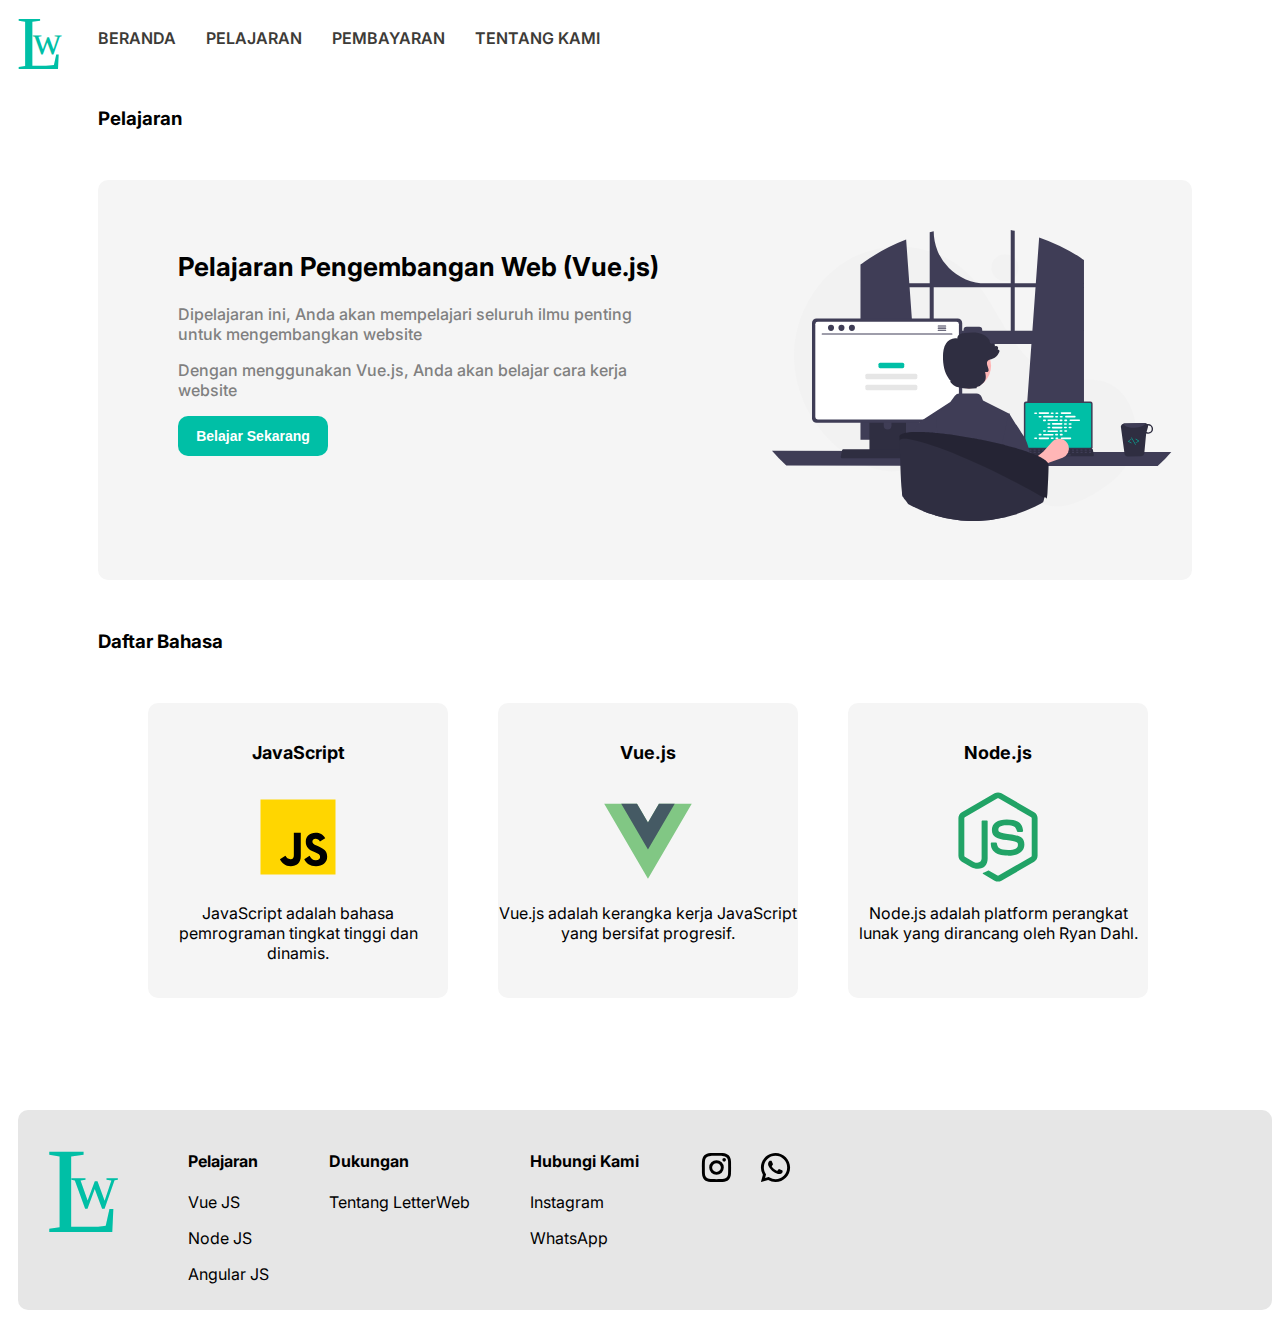
<file: index-pelajaran.html>
<!DOCTYPE html>
<html lang="en">

<head>
    <meta charset="UTF-8">
    <meta http-equiv="X-UA-Compatible" content="IE=edge">
    <meta name="viewport" content="width=device-width, initial-scale=1.0">
    <title>Pelajaran | LetterWeb</title>
    <link rel="stylesheet" href="style-pelajaran.css">
    <link rel="preconnect" href="https://fonts.googleapis.com">
    <link rel="preconnect" href="https://fonts.gstatic.com" crossorigin>
    <link href="https://fonts.googleapis.com/css2?family=Inter:wght@100;200;300;400;500;600;700;800;900&display=swap"
        rel="stylesheet">
    <link rel="shorcut icon" href="image/logo.svg">
</head>

<body>
    <div class="header">
        <div class="logo"><a href="index.html"><img src="image/logo.svg" alt=""></a></div>
        <div class="navbar"><a href="index.html">BERANDA</a></div>
        <div class="navbar"><a href="index-pelajaran.html">PELAJARAN</a></div>
        <div class="navbar"><a href="index-pembayaran.html">PEMBAYARAN</a></div>
        <div class="navbar"><a href="index-tentangkami.html">TENTANG KAMI</a></div>
        <!-- <div class="navbar-daftar"><a href=""><button>DAFTAR</button></a></div>
        <div class="navbar-masuk"><a href="">MASUK</a></div> -->
    </div>
    <div class="main">
        <div class="judul1">
            <h3>Pelajaran</h3>
        </div>
        <div class="bagian1">
            <div class="bagian1-hero">
                <img src="image/undraw_programming_re_kg9v.svg" alt="">
            </div>
            <div class="bagian1-text">
                <h2>Pelajaran Pengembangan Web (Vue.js)</h2>
                <p>Dipelajaran ini, Anda akan mempelajari seluruh ilmu penting untuk mengembangkan website</p>
                <p>Dengan menggunakan Vue.js, Anda akan belajar cara kerja website</p>
                <p><a href="index-pembayaran.html"><button>Belajar Sekarang</button></a></p>
            </div>
        </div>
        <div class="bagian2">
            <div class="judul2">
                <h3>Daftar Bahasa</h3>
            </div>
            <div class="bagian2-daftar">
                <div class="daftar1">
                    <h4>JavaScript</h4>
                    <img src="image/icons8-javascript.svg" alt="">
                    <p>JavaScript adalah bahasa pemrograman tingkat tinggi dan dinamis.</p>
                </div>
                <div class="daftar2">
                    <h4>Vue.js</h4>
                    <img src="image/icons8-vue-js.svg" alt="">
                    <p>Vue.js adalah kerangka kerja JavaScript yang bersifat progresif.</p>
                </div>
                <div class="daftar3">
                    <h4>Node.js</h4>
                    <img src="image/icons8-node-js.svg" alt="">
                    <p>Node.js adalah platform perangkat lunak yang dirancang oleh Ryan Dahl.</p>
                </div>
            </div>
        </div>
    </div>
    <div class="footer">
        <div class="footer-logo">
            <a href="index.html"><img src="image/logo.svg" alt=""></a>
        </div>
        <div class="footer-pelajaran">
            <h4>Pelajaran</h4>
            <a href="index-pelajaran.html">
                <p>Vue JS</p>
            </a>
            <a href="index-pelajaran.html">
                <p>Node JS</p>
            </a>
            <a href="index-pelajaran.html">
                <p>Angular JS</p>
            </a>
        </div>
        <div class="footer-dukungan">
            <h4>Dukungan</h4>
            <a href="index-tentangkami.html">
                <p>Tentang LetterWeb</p>
            </a>
        </div>
        <div class="footer-sosmed">
            <h4>Hubungi Kami</h4>
            <a href="https://www.instagram.com/eriy_man/">
                <p>Instagram</p>
            </a>
            <a href="https://wa.me/message/5AT4G434BVXYN1">
                <p>WhatsApp</p>
            </a>
        </div>
        <div class="footer-logososmed">
            <a href="https://www.instagram.com/eriy_man/"><img src="image/instagram-line.svg" alt=""></a>
            <a href="https://wa.me/message/5AT4G434BVXYN1"><img src="image/whatsapp-line.svg" alt=""></a>
        </div>
    </div>
</body>

</html>
</file>
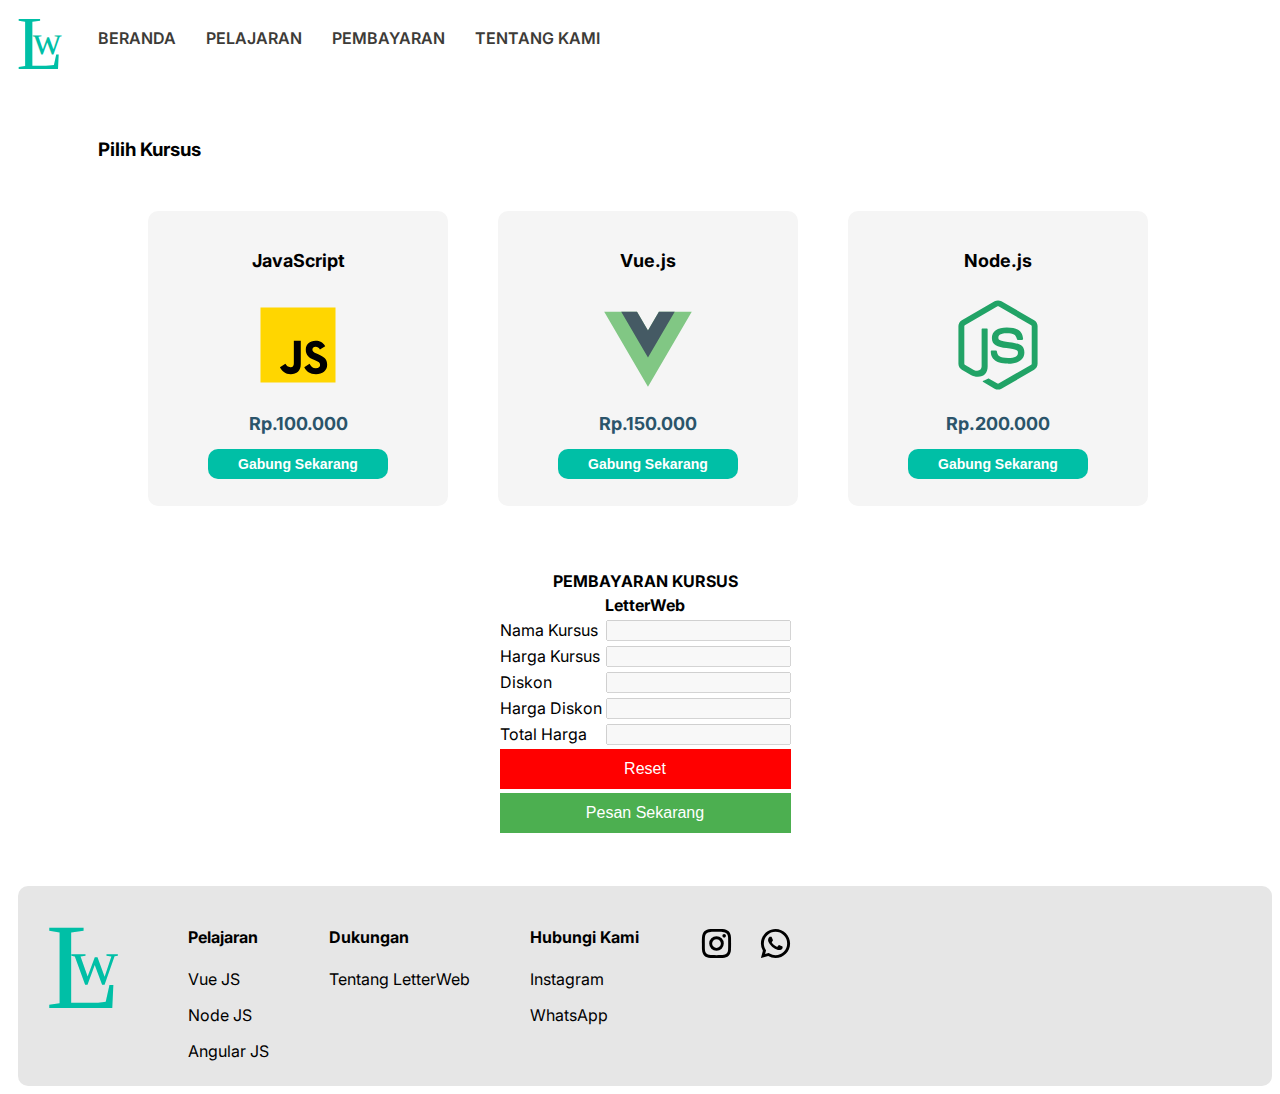
<file: index-pembayaran.html>
<!DOCTYPE html>
<html lang="en">
  <head>
    <meta charset="UTF-8" />
    <meta http-equiv="X-UA-Compatible" content="IE=edge" />
    <meta name="viewport" content="width=device-width, initial-scale=1.0" />
    <title>Pembayaran | LetterWeb</title>
    <link rel="stylesheet" href="style-pembayaran.css" />
    <link rel="preconnect" href="https://fonts.googleapis.com" />
    <link rel="preconnect" href="https://fonts.gstatic.com" crossorigin />
    <link href="https://fonts.googleapis.com/css2?family=Inter:wght@100;200;300;400;500;600;700;800;900&display=swap" rel="stylesheet" />
    <link rel="shorcut icon" href="image/logo.svg" />
    <script src="script-pembayaran.js"></script>
  </head>

  <body>
    <div class="header">
      <div class="logo">
        <a href="index.html"><img src="image/logo.svg" alt="" /></a>
      </div>
      <div class="navbar"><a href="index.html">BERANDA</a></div>
      <div class="navbar"><a href="index-pelajaran.html">PELAJARAN</a></div>
      <div class="navbar"><a href="index-pembayaran.html">PEMBAYARAN</a></div>
      <div class="navbar"><a href="index-tentangkami.html">TENTANG KAMI</a></div>
      <!-- <div class="navbar-daftar"><a href=""><button>DAFTAR</button></a></div>
        <div class="navbar-masuk"><a href="">MASUK</a></div> -->
    </div>
    <div class="main">
      <div class="bagian1">
        <div class="judul1">
          <h3>Pilih Kursus</h3>
        </div>
        <div class="bagian1-daftar">
          <div class="daftar1">
            <h4 id="ipt_namaBarang">JavaScript</h4>
            <img src="image/icons8-javascript.svg" alt="" />
            <p id="ipt_hargaBarang">Rp.100.000</p>
            <p><button onclick="hitungjavascript()">Gabung Sekarang</button></p>
          </div>
          <div class="daftar2">
            <h4>Vue.js</h4>
            <img src="image/icons8-vue-js.svg" alt="" />
            <p>Rp.150.000</p>
            <p><button onclick="hitungvuejs()">Gabung Sekarang</button></p>
          </div>
          <div class="daftar3">
            <h4>Node.js</h4>
            <img src="image/icons8-node-js.svg" alt="" />
            <p>Rp.200.000</p>
            <p><button onclick="hitungnodejs()">Gabung Sekarang</button></p>
          </div>
        </div>
      </div>
      <div class="form">
        <table>
          <thead></thead>
          <tfoot>
            <tr>
              <th colspan="2">PEMBAYARAN KURSUS</th>
            </tr>
            <tr>
              <th colspan="2">LetterWeb</th>
            </tr>
            <tr>
              <td>Nama Kursus</td>
              <td><input type="text" name="" id="opt_namaBarang" disabled /></td>
            </tr>
            <tr>
              <td>Harga Kursus</td>
              <td><input type="text" name="" id="opt_hargaBarang" disabled /></td>
            </tr>
            <tr>
              <td>Diskon</td>
              <td><input type="text" name="" id="opt_diskon" disabled /></td>
            </tr>
            <tr>
              <td>Harga Diskon</td>
              <td><input type="text" name="" id="opt_hargaDiskon" disabled /></td>
            </tr>
            <tr>
              <td>Total Harga</td>
              <td><input type="text" name="" id="opt_totalHarga" disabled /></td>
            </tr>
            <tr>
              <td colspan="2" class="reset"><button onclick="reset()">Reset</button></td>
            </tr>
            <tr>
              <td colspan="2" class="pesan-sekarang">
                <a href="https://wa.me/message/5AT4G434BVXYN1"><button>Pesan Sekarang</button></a>
              </td>
            </tr>
          </tfoot>
        </table>
      </div>
    </div>
    <div class="footer">
      <div class="footer-logo">
        <a href="index.html"><img src="image/logo.svg" alt="" /></a>
      </div>
      <div class="footer-pelajaran">
        <h4>Pelajaran</h4>
        <a href="index-pelajaran.html">
          <p>Vue JS</p>
        </a>
        <a href="index-pelajaran.html">
          <p>Node JS</p>
        </a>
        <a href="index-pelajaran.html">
          <p>Angular JS</p>
        </a>
      </div>
      <div class="footer-dukungan">
        <h4>Dukungan</h4>
        <a href="index-tentangkami.html">
          <p>Tentang LetterWeb</p>
        </a>
      </div>
      <div class="footer-sosmed">
        <h4>Hubungi Kami</h4>
        <a href="https://www.instagram.com/eriy_man/">
          <p>Instagram</p>
        </a>
        <a href="https://wa.me/message/5AT4G434BVXYN1">
          <p>WhatsApp</p>
        </a>
      </div>
      <div class="footer-logososmed">
        <a href="https://www.instagram.com/eriy_man/"><img src="image/instagram-line.svg" alt="" /></a>
        <a href="https://wa.me/message/5AT4G434BVXYN1"><img src="image/whatsapp-line.svg" alt="" /></a>
      </div>
    </div>
  </body>
</html>
</file>
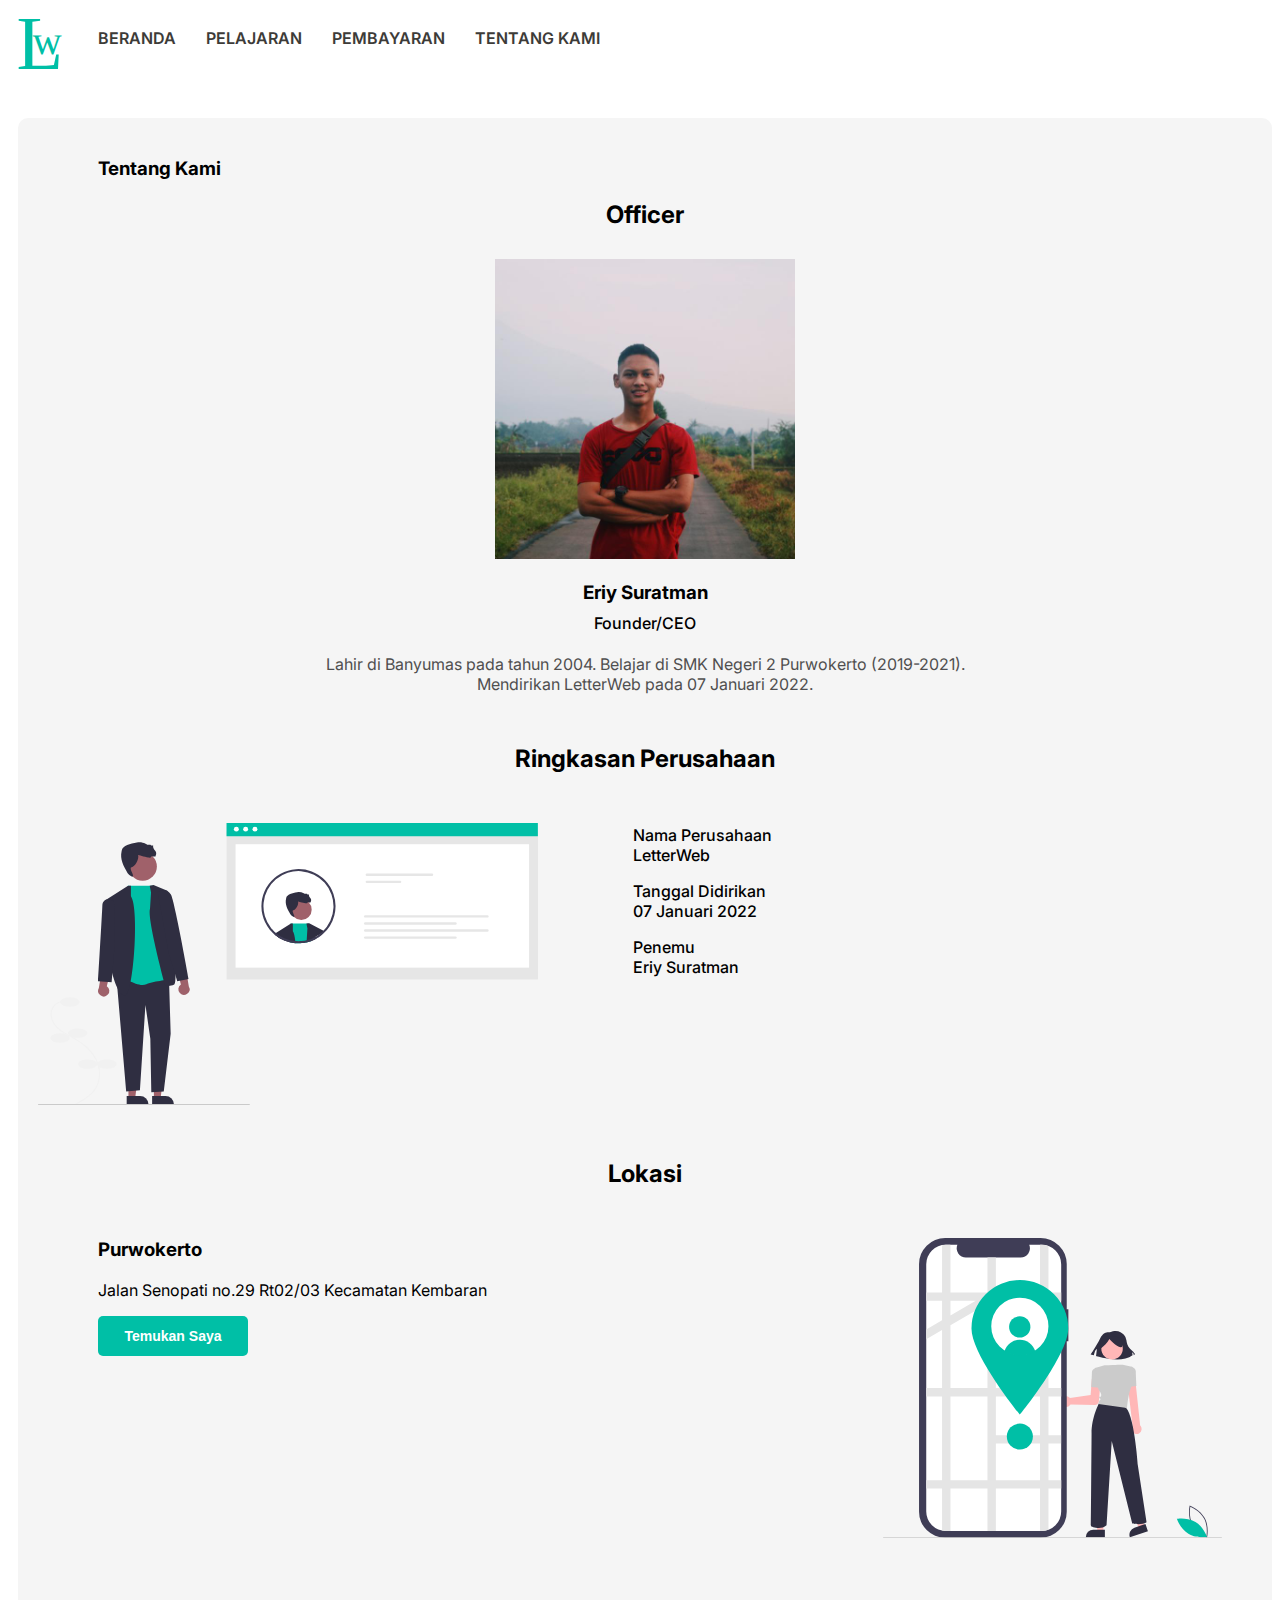
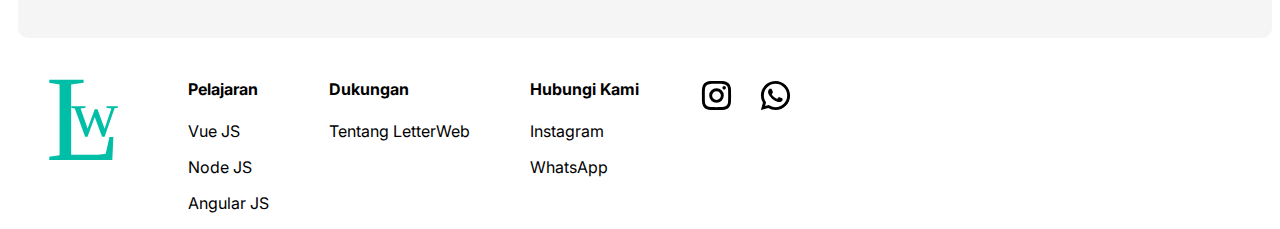
<file: index-tentangkami.html>
<!DOCTYPE html>
<html lang="en">

<head>
    <meta charset="UTF-8">
    <meta http-equiv="X-UA-Compatible" content="IE=edge">
    <meta name="viewport" content="width=device-width, initial-scale=1.0">
    <title>Tentang Kami | LetterWeb</title>
    <link rel="stylesheet" href="style-tentangkami.css">
    <link rel="preconnect" href="https://fonts.googleapis.com">
    <link rel="preconnect" href="https://fonts.gstatic.com" crossorigin>
    <link href="https://fonts.googleapis.com/css2?family=Inter:wght@100;200;300;400;500;600;700;800;900&display=swap"
        rel="stylesheet">
    <link rel="shorcut icon" href="image/logo.svg">
</head>

<body>
    <div class="header">
        <div class="logo"><a href="index.html"><img src="image/logo.svg" alt=""></a></div>
        <div class="navbar"><a href="index.html">BERANDA</a></div>
        <div class="navbar"><a href="index-pelajaran.html">PELAJARAN</a></div>
        <div class="navbar"><a href="index-pembayaran.html">PEMBAYARAN</a></div>
        <div class="navbar"><a href="">TENTANG KAMI</a></div>
        <!-- <div class="navbar-daftar"><a href=""><button>DAFTAR</button></a></div>
        <div class="navbar-masuk"><a href="">MASUK</a></div> -->
    </div>
    <div class="main">
        <div class="judul-tentangkami">
            <h3>Tentang Kami</h3>
        </div>
        <div class="profile">
            <div class="judul-profile">
                <h2>Officer</h2>
            </div>
            <div class="eriy-profile">
                <img src="image/Profile.jpg" alt="">
            </div>
            <div class="text-profile">
                <h3>Eriy Suratman</h3>
                <h4>Founder/CEO</h4>
                <p>Lahir di Banyumas pada tahun 2004. Belajar di SMK Negeri 2 Purwokerto (2019-2021). <br> Mendirikan LetterWeb pada 07 Januari 2022.</p>
            </div>
        </div>
        <div class="ringkasan-perusahaan">
            <div class="judul">
                <h2>Ringkasan Perusahaan</h2>
            </div>
            <div class="isi">
                <div class="hero-isi">
                    <img src="image/undraw_profile_re_4a55.svg" alt="">
                </div>
                <div class="text-isi">
                    <p>Nama Perusahaan <br> LetterWeb</p>
                    <p>Tanggal Didirikan <br> 07 Januari 2022</p>
                    <p>Penemu <br> Eriy Suratman</p>
                </div>
            </div>
        </div>
        <div class="lokasi">
            <div class="judul">
                <h2>Lokasi</h2>
            </div>
            <div class="isi">
                <img src="image/undraw_my_location_re_r52x.svg" alt="">
                <h3>Purwokerto</h3>
                <p>Jalan Senopati no.29 Rt02/03 Kecamatan Kembaran</p>
                <p><a href="https://goo.gl/maps/4p5RaJEfWHLWPA1L6"><button>Temukan Saya</button></a></p>
            </div>
        </div>
    </div>
    <div class="footer">
        <div class="footer-logo">
            <a href="index.html"><img src="image/logo.svg" alt=""></a>
        </div>
        <div class="footer-pelajaran">
            <h4>Pelajaran</h4>
            <a href="index-pelajaran.html">
                <p>Vue JS</p>
            </a>
            <a href="index-pelajaran.html">
                <p>Node JS</p>
            </a>
            <a href="index-pelajaran.html">
                <p>Angular JS</p>
            </a>
        </div>
        <div class="footer-dukungan">
            <h4>Dukungan</h4>
            <a href="index-tentangkami.html">
                <p>Tentang LetterWeb</p>
            </a>
        </div>
        <div class="footer-sosmed">
            <h4>Hubungi Kami</h4>
            <a href="https://www.instagram.com/eriy_man/">
                <p>Instagram</p>
            </a>
            <a href="https://wa.me/message/5AT4G434BVXYN1">
                <p>WhatsApp</p>
            </a>
        </div>
        <div class="footer-logososmed">
            <a href="https://www.instagram.com/eriy_man/"><img src="image/instagram-line.svg" alt=""></a>
            <a href="https://wa.me/message/5AT4G434BVXYN1"><img src="image/whatsapp-line.svg" alt=""></a>
        </div>
    </div>
</body>

</html>
</file>
<file: style-pelajaran.css>
/* CSS Pelajaran */
body {
    font-family: 'Inter', sans-serif;
    padding-left: 10px;
}

/* CSS Beranda */
.header {
    height: 70px;
    padding-top: 10px;
}

.logo img {
    width: 50px;
    float: left;
    padding-right: 30px;
}

.navbar {
    float: left;
    margin-top: 10px;
    padding-right: 30px;
    font-weight: 600;
}

.navbar a {
    text-decoration: none;
    color: #3d3b38;
}

.navbar :hover {
    color: #00BFA6;
}

.navbar-masuk {
    float: right;
    margin-top: 10px;
    padding-right: 20px;
    font-weight: 600;
}

.navbar-masuk a {
    text-decoration: none;
    color: #3d3b38;
}

.navbar-masuk :hover {
    color: #00BFA6;
}

.navbar-daftar {
    float: right;
    margin-top: 10px;
    font-weight: 600;
    border-radius: 10px;
    margin-right: 50px;
    width: 100px;
}

.navbar-daftar button {
    background-color: #00BFA6;
    color: white;
    border-radius: 10px;
    border: 0px;
    font-size: 16px;
    font-weight: bold;
    cursor: pointer;
    width: 100%;
    height: 30px;
    margin-top: -30px;
}

.navbar-daftar button:hover {
    background-color: #02af98;
}

.navbar-daftar a {
    text-decoration: none;
    color: #3d3b38;
    text-align: center;
}

.navbar-daftar :hover {
    color: white;
}

.judul1 {
    margin-left: 80px;
}

.judul h3 {
    font-weight: 600
}

.bagian1 {
    margin-left: 80px;
    margin-top: 50px;
    margin-right: 80px;
    background-color: whitesmoke;
    border-radius: 10px;
    height: 400px;
}

.bagian1-text {
    margin-left: 80px;
    margin-top: 50px;
    padding-top: 50px;
}

.bagian1-text h2 {
    font-size: 26px;
    width: 500px;
}

.bagian1-text p {
    font-size: 16;
    color: grey;
    width: 500px;
    font-weight: 500;
}

.bagian1-hero {
    float: right;
}

.bagian1-hero img {
    width: 400px;
    margin-top: 50px;
    margin-right: 20px;
}

.bagian1 button {
    background-color: #00BFA6;
    color: white;
    border-radius: 10px;
    width: 150px;
    height: 40px;
    border: 0px;
    font-size: 14px;
    font-weight: bold;
    cursor: pointer;
}

.bagian1 button:hover {
    background-color: #02af98;
}

.bagian1:hover {
    cursor: pointer;
}

.bagian2 {
    margin-top: 50px;
    height: 480px;
}

.judul2 {
    margin-left: 80px;
}

.bagian2-daftar {
    margin-left: 80px;
    margin-top: 50px;
}

.daftar1 {
    float: left;
    margin-left: 50px;
    background-color: whitesmoke;
    width: 300px;
    border-radius: 10px;
    padding-top: 15px;
    padding-bottom: 10px;
    height: 270px;
    transition: .3s;
}

.daftar1:hover {
    background-color: rgb(230, 230, 230);
    cursor: pointer;
    transform: scale(1.1);
}

.daftar1 h4 {
    text-align: center;
    font-size: 18px;
}

.daftar1 img {
    margin: auto;
    display: block;
    width: 100px;
    border-radius: 10px;
}

.daftar1 p {
    text-align: center;
}

.daftar2 {
    float: left;
    margin-left: 50px;
    background-color: whitesmoke;
    width: 300px;
    border-radius: 10px;
    padding-top: 15px;
    padding-bottom: 10px;
    height: 270px;
    transition: .5s;
}

.daftar2:hover {
    background-color: rgb(230, 230, 230);
    cursor: pointer;
    transform: scale(1.1);
}

.daftar2 h4 {
    text-align: center;
    font-size: 18px;
}

.daftar2 img {
    margin: auto;
    display: block;
    width: 100px;
    border-radius: 10px;
}

.daftar2 p {
    text-align: center;
}

.daftar3 {
    float: left;
    margin-left: 50px;
    background-color: whitesmoke;
    width: 300px;
    border-radius: 10px;
    padding-top: 15px;
    padding-bottom: 10px;
    height: 270px;
    transition: .5s;
}

.daftar3:hover {
    background-color: rgb(230, 230, 230);
    cursor: pointer;
    transform: scale(1.1);
}

.daftar3 h4 {
    text-align: center;
    font-size: 18px;
}

.daftar3 img {
    margin: auto;
    display: block;
    width: 100px;
    border-radius: 10px;
}

.daftar3 p {
    text-align: center;
}

.footer {
    border-radius: 10px;
    height: 200px;
    background-color: rgb(230, 230, 230);
}

.footer a {
    text-decoration: none;
    color: black;
}

.footer a:hover {
    color: #02af98;
}

.footer-logo {
    margin-left: 30px;
    float: left;
    margin-top: 20px;
}

.footer-logo img {
    width: 80px;
    margin-top: 20px;
}

.footer-pelajaran {
    float: left;
    margin-left: 60px;
    margin-top: 20px;
}

.footer-dukungan {
    float: left;
    margin-left: 60px;
    margin-top: 20px;
}

.footer-sosmed {
    float: left;
    margin-left: 60px;
    margin-top: 20px;
}

.footer-logososmed {
    float: left;
    margin-left: 60px;
    margin-top: 40px;
}

.footer-logososmed img {
    width: 35px;
    margin-right: 20px;
    cursor: pointer;
}
</file>
<file: style-pembayaran.css>
/* CSS Pembayaran */
body {
    font-family: 'Inter', sans-serif;
    padding-left: 10px;
}

/* CSS Beranda */
.header {
    height: 70px;
    padding-top: 10px;
}

.logo img {
    width: 50px;
    float: left;
    padding-right: 30px;
}

.navbar {
    float: left;
    margin-top: 10px;
    padding-right: 30px;
    font-weight: 600;
}

.navbar a {
    text-decoration: none;
    color: #3d3b38;
}

.navbar :hover {
    color: #00BFA6;
}

.navbar-masuk {
    float: right;
    margin-top: 10px;
    padding-right: 20px;
    font-weight: 600;
}

.navbar-masuk a {
    text-decoration: none;
    color: #3d3b38;
}

.navbar-masuk :hover {
    color: #00BFA6;
}

.navbar-daftar {
    float: right;
    margin-top: 10px;
    font-weight: 600;
    border-radius: 10px;
    margin-right: 50px;
    width: 100px;
}

.navbar-daftar button {
    background-color: #00BFA6;
    color: white;
    border-radius: 10px;
    border: 0px;
    font-size: 16px;
    font-weight: bold;
    cursor: pointer;
    width: 100%;
    height: 30px;
    margin-top: -30px;
}

.navbar-daftar button:hover {
    background-color: #02af98;
}

.navbar-daftar a {
    text-decoration: none;
    color: #3d3b38;
    text-align: center;
}

.navbar-daftar :hover {
    color: white;
}

.bagian1 {
    margin-top: 50px;
    height: 480px;
}

.judul1 {
    margin-left: 80px;
}

.bagian1-daftar {
    margin-left: 80px;
    margin-top: 50px;
}

.daftar1 {
    float: left;
    margin-left: 50px;
    background-color: whitesmoke;
    width: 300px;
    border-radius: 10px;
    padding-top: 15px;
    padding-bottom: 10px;
    height: 270px;
}

.daftar1:hover {
    background-color: rgb(230, 230, 230);
    transition: 0.3;
    cursor: pointer;
}

.daftar1 h4 {
    text-align: center;
    font-size: 18px;
}

.daftar1 img {
    margin: auto;
    display: block;
    width: 100px;
    border-radius: 10px;
}

.daftar1 p {
    text-align: center;
    font-size: 18px;
    font-weight: bold;
    color: #2b546a;
}

.daftar1 button {
    background-color: #00BFA6;
    color: white;
    border-radius: 10px;
    border: 0px;
    font-size: 14px;
    font-weight: bold;
    cursor: pointer;
    width: 60%;
    height: 30px;
    margin-top: -30px;
}

.daftar1 button:hover {
    background-color: #02af98;
}

.daftar2 {
    float: left;
    margin-left: 50px;
    background-color: whitesmoke;
    width: 300px;
    border-radius: 10px;
    padding-top: 15px;
    padding-bottom: 10px;
    height: 270px;
}

.daftar2:hover {
    background-color: rgb(230, 230, 230);
    transition: 0.3;
    cursor: pointer;
}

.daftar2 h4 {
    text-align: center;
    font-size: 18px;
}

.daftar2 img {
    margin: auto;
    display: block;
    width: 100px;
    border-radius: 10px;
}

.daftar2 p {
    text-align: center;
    font-size: 18px;
    font-weight: bold;
    color: #2b546a;
}

.daftar2 button {
    background-color: #00BFA6;
    color: white;
    border-radius: 10px;
    border: 0px;
    font-size: 14px;
    font-weight: bold;
    cursor: pointer;
    width: 60%;
    height: 30px;
    margin-top: -30px;
}

.daftar2 button:hover {
    background-color: #02af98;
}

.daftar3 {
    float: left;
    margin-left: 50px;
    background-color: whitesmoke;
    width: 300px;
    border-radius: 10px;
    padding-top: 15px;
    padding-bottom: 10px;
    height: 270px;
}

.daftar3:hover {
    background-color: rgb(230, 230, 230);
    transition: 0.3;
    cursor: pointer;
}

.daftar3 h4 {
    text-align: center;
    font-size: 18px;
}

.daftar3 img {
    margin: auto;
    display: block;
    width: 100px;
    border-radius: 10px;
}

.daftar3 p {
    text-align: center;
    font-size: 18px;
    font-weight: bold;
    color: #2b546a;
}

.daftar3 button {
    background-color: #00BFA6;
    color: white;
    border-radius: 10px;
    border: 0px;
    font-size: 14px;
    font-weight: bold;
    cursor: pointer;
    width: 60%;
    height: 30px;
    margin-top: -30px;
}

.daftar3 button:hover {
    background-color: #02af98;
}

table {
    margin-left: auto;
    margin-right: auto;
}

.form button {
    width: 100%;
    height: 40px;
    background-color: #4CAF50;
    border: none;
    color: white;
    padding: 10px;
    font-size: 16px;
    cursor: pointer;
}

.form {
    margin-top: -50px;
}

.reset button {
    background-color: rgb(255, 0, 0);
}

.reset button:hover {
    background-color: rgb(179, 13, 13);
}

.pesan-sekarang button:hover {
    background-color: #3e8f40;
}

.footer {
    border-radius: 10px;
    margin-top: 50px;
    height: 200px;
    background-color: rgb(230, 230, 230);
}

.footer a {
    text-decoration: none;
    color: black;
}

.footer a:hover {
    color: #02af98;
}

.footer-logo {
    margin-left: 30px;
    float: left;
    margin-top: 20px;
}

.footer-logo img {
    width: 80px;
    margin-top: 20px;
}

.footer-pelajaran {
    float: left;
    margin-left: 60px;
    margin-top: 20px;
}

.footer-dukungan {
    float: left;
    margin-left: 60px;
    margin-top: 20px;
}

.footer-sosmed {
    float: left;
    margin-left: 60px;
    margin-top: 20px;
}

.footer-logososmed {
    float: left;
    margin-left: 60px;
    margin-top: 40px;
}

.footer-logososmed img {
    width: 35px;
    margin-right: 20px;
    cursor: pointer;
}
</file>
<file: style-tentangkami.css>
body {
    font-family: 'Inter', sans-serif;
    padding-left: 10px;
}

/* CSS Beranda */
.header {
    height: 70px;
    padding-top: 10px;
}

.logo img {
    width: 50px;
    float: left;
    padding-right: 30px;
}

.navbar {
    float: left;
    margin-top: 10px;
    padding-right: 30px;
    font-weight: 600;
}

.navbar a {
    text-decoration: none;
    color: #3d3b38;
}

.navbar :hover {
    color: #00BFA6;
}

.navbar-masuk {
    float: right;
    margin-top: 10px;
    padding-right: 20px;
    font-weight: 600;
}

.navbar-masuk a {
    text-decoration: none;
    color: #3d3b38;
}

.navbar-masuk :hover {
    color: #00BFA6;
}

.navbar-daftar {
    float: right;
    margin-top: 10px;
    font-weight: 600;
    border-radius: 10px;
    margin-right: 50px;
    width: 100px;
}

.navbar-daftar button {
    background-color: #00BFA6;
    color: white;
    border-radius: 10px;
    border: 0px;
    font-size: 16px;
    font-weight: bold;
    cursor: pointer;
    width: 100%;
    height: 30px;
    margin-top: -30px;
}

.navbar-daftar button:hover {
    background-color: #02af98;
}

.navbar-daftar a {
    text-decoration: none;
    color: #3d3b38;
    text-align: center;
}

.navbar-daftar :hover {
    color: white;
}

.main {
    background-color: whitesmoke;
    border-radius: 10px;
    padding-top: 20px;
    margin-top: 30px;
    height: 1500px;
}

.judul-tentangkami {
    text-align: left;
    margin-left: 80px;
}

.profile {
    margin-top: 20px;
}

.judul-profile {
    text-align: center;
}

.eriy-profile {
    margin-top: 30px;
    text-align: center;
}

.eriy-profile img {
    width: 300px;
}

.text-profile {
    text-align: center;
}

.text-profile h4 {
    font-weight: 500;
    margin-top: -10px;
}

.text-profile p {
    color: rgb(80, 79, 79);
}

.hero-isi img {
    width: 500px;
    margin-left: 20px;
}

.ringkasan-perusahaan {
    margin-top: 50px;
}

.ringkasan-perusahaan .judul {
    text-align: center;
}

.ringkasan-perusahaan .isi {
    margin-top: 50px;
}

.text-isi {
    float: right;
    margin-top: -300px;
    margin-right: 500px;
}

.text-isi p {
    font-weight: 500;
}

.lokasi {
    margin-top: 50px;
}

.lokasi .judul {
    text-align: center;
}

.lokasi .isi {
    margin-top: 50px;
}

.lokasi .isi img {
    height: 300px;
    float: right;
    margin-right: 50px;
}

.lokasi .isi {
    margin-left: 80px;
}

.lokasi .isi button {
    background-color: #00BFA6;
    color: white;
    border-radius: 5px;
    width: 150px;
    height: 40px;
    border: 0px;
    font-size: 14px;
    font-weight: bold;
    cursor: pointer;
}

.lokasi .isi button:hover {
    background-color: #02af98;
}

.footer a {
    text-decoration: none;
    color: black;
}

.footer a:hover {
    color: #02af98;
}

.footer-logo {
    margin-left: 30px;
    float: left;
    margin-top: 20px;
}

.footer-logo img {
    width: 80px;
    margin-top: 20px;
}

.footer-pelajaran {
    float: left;
    margin-left: 60px;
    margin-top: 20px;
}

.footer-dukungan {
    float: left;
    margin-left: 60px;
    margin-top: 20px;
}

.footer-sosmed {
    float: left;
    margin-left: 60px;
    margin-top: 20px;
}

.footer-logososmed {
    float: left;
    margin-left: 60px;
    margin-top: 40px;
}

.footer-logososmed img {
    width: 35px;
    margin-right: 20px;
    cursor: pointer;
}
</file>
